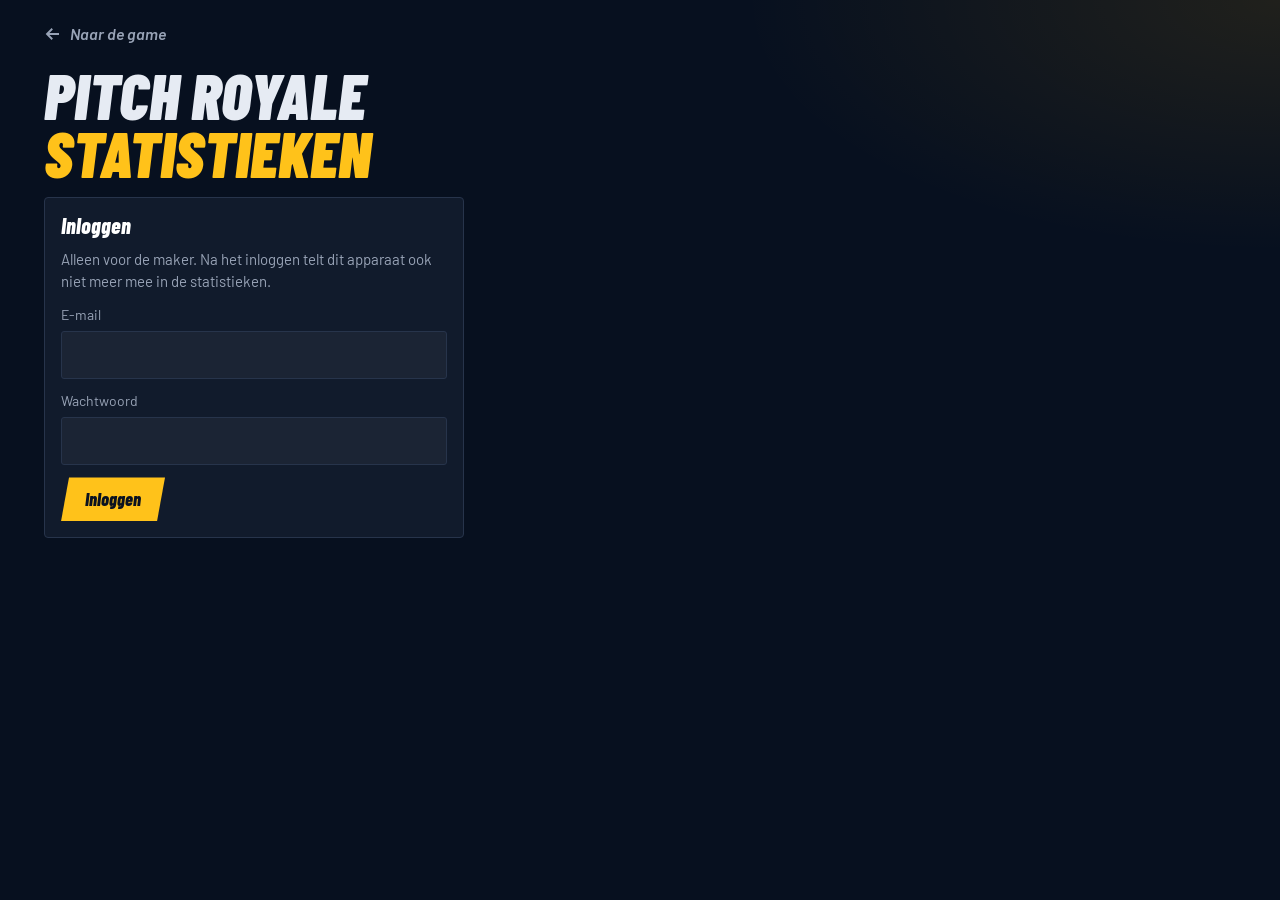
<file: stats.html>
<!DOCTYPE html>
<html lang="nl">
<head>
    <meta charset="UTF-8">
    <meta name="viewport" content="width=device-width, initial-scale=1.0, viewport-fit=cover">
    <meta name="robots" content="noindex, nofollow">
    <meta name="theme-color" content="#07101f">
    <title>Pitch Royale statistieken</title>
    <link rel="icon" href="favicon.svg" type="image/svg+xml">
    <link rel="apple-touch-icon" href="apple-touch-icon.png">
    <link rel="preconnect" href="https://fonts.googleapis.com">
    <link rel="preconnect" href="https://fonts.gstatic.com" crossorigin>
    <link href="https://fonts.googleapis.com/css2?family=Barlow:ital,wght@0,400;0,500;0,600;1,500;1,600&family=Barlow+Condensed:ital,wght@0,700;1,800;1,900&display=swap" rel="stylesheet">
    <link rel="stylesheet" href="stats.css?v=3">
</head>
<body>
    <!-- Only for the owner: the data can only be read after logging in
         (row level security in stats.sql). Logging in here also stops this
         device from being counted (game.stats.js). -->
    <header class="st-top">
        <a class="st-back" href="./">
            <svg viewBox="0 0 24 24" aria-hidden="true"><path d="M20 12H5M11 5l-7 7 7 7" fill="none" stroke="currentColor" stroke-width="2.5"/></svg>
            Naar de game
        </a>
        <h1 class="st-title"><span>Pitch Royale</span> <span class="st-title-gold">Statistieken</span></h1>
        <div class="st-actions" id="st-actions" hidden>
            <div class="st-seg" id="st-period" role="radiogroup" aria-label="Periode">
                <button type="button" role="radio" data-days="7">7 dagen</button>
                <button type="button" role="radio" data-days="30">30 dagen</button>
                <button type="button" role="radio" data-days="90">90 dagen</button>
                <button type="button" role="radio" data-days="0">Alles</button>
            </div>
            <button class="st-btn st-btn--line" id="st-refresh" type="button">Vernieuwen</button>
            <button class="st-btn st-btn--line" id="st-logout" type="button">Uitloggen</button>
        </div>
    </header>

    <main class="st-main">
        <!-- the config is still empty -->
        <section class="st-card st-setup" id="st-setup" hidden>
            <h2>Statistieken staan nog uit</h2>
            <p>Maak eerst een gratis Supabase-project en vul de projectlink en de anon key in <code>stats.config.js</code> in. De stappen staan in <code>STATISTIEKEN.md</code>.</p>
        </section>

        <section class="st-card st-login" id="st-login" hidden>
            <h2>Inloggen</h2>
            <p class="st-muted">Alleen voor de maker. Na het inloggen telt dit apparaat ook niet meer mee in de statistieken.</p>
            <form id="st-login-form">
                <label class="st-field">
                    <span>E-mail</span>
                    <input id="st-email" type="email" autocomplete="username" required>
                </label>
                <label class="st-field">
                    <span>Wachtwoord</span>
                    <input id="st-password" type="password" autocomplete="current-password" required>
                </label>
                <p class="st-error" id="st-login-error" role="alert" hidden></p>
                <button class="st-btn" type="submit" id="st-login-go">Inloggen</button>
            </form>
        </section>

        <p class="st-status" id="st-status" role="status" hidden></p>

        <!-- filled by stats.js -->
        <div class="st-dash" id="st-dash" hidden></div>
    </main>

    <div class="st-tip" id="st-tip" role="tooltip" hidden></div>

    <script src="stats.config.js?v=2"></script>
    <script src="stats.js?v=3"></script>
</body>
</html>
</file>
<file: stats.css>
/* =====================================================
   PITCH ROYALE — statistics page (stats.html)
   The night blue of the game: slate cards, gold for the
   numbers that matter, bold italic condensed headings.
   Mobile first: one column, more columns as it widens.
   ===================================================== */
:root {
    --bg:     #07101f;
    --card:   #111b2c;
    --slate:  #1b2434;
    --edge:   #27344b;
    --text:   #e6ebf3;
    --dim:    #98a3b6;
    --gold:   #ffc21a;
    --ink:    #0b1220;
    --red:    #d91e36;
    --blue:   #1f5dff;
    --good:   #3ccf7a;
    --bad:    #ff6b6b;
    --font-cond: 'Barlow Condensed', 'Arial Narrow', Arial, sans-serif;
    --font-text: 'Barlow', system-ui, -apple-system, 'Segoe UI', Arial, sans-serif;
    --pad: 16px;
}

*, *::before, *::after { box-sizing: border-box; }
[hidden] { display: none !important; }
html { -webkit-text-size-adjust: 100%; text-size-adjust: 100%; overflow-x: clip; }
body {
    min-height: 100vh;
    margin: 0;
    overflow-x: clip;
    background:
        radial-gradient(60% 40% at 100% 0%, rgba(255, 176, 0, .1), transparent 70%),
        var(--bg);
    color: var(--text);
    font: 400 15px/1.45 var(--font-text);
    -webkit-font-smoothing: antialiased;
}
button, input { font: inherit; color: inherit; }
button { cursor: pointer; }
:focus-visible { outline: 3px solid #fff; outline-offset: 3px; }
code { padding: 1px 5px; border-radius: 3px; background: var(--slate); font-size: .92em; }

/* ---------- top ---------- */
.st-top {
    display: grid;
    gap: 12px;
    max-width: 1240px;
    margin: 0 auto;
    padding: calc(14px + env(safe-area-inset-top, 0px)) var(--pad) 8px;
}
.st-back {
    display: inline-flex;
    align-items: center;
    gap: 8px;
    justify-self: start;
    min-height: 40px;
    color: var(--dim);
    font: italic 600 16px/1 var(--font-text);
    text-decoration: none;
}
.st-back svg { width: 18px; height: 18px; }
.st-title {
    margin: 0;
    font: italic 900 clamp(34px, 9vw, 64px)/.9 var(--font-cond);
    text-transform: uppercase;
}
.st-title span { display: block; }
.st-title-gold { color: var(--gold); }
.st-actions { display: flex; flex-wrap: wrap; align-items: center; gap: 8px; }

.st-seg { display: inline-flex; overflow: hidden; border: 1px solid var(--edge); border-radius: 3px; background: var(--slate); }
.st-seg button {
    min-height: 40px;
    padding: 0 12px;
    border: 0;
    background: none;
    color: var(--dim);
    font: italic 800 16px/1 var(--font-cond);
}
.st-seg button + button { border-left: 1px solid var(--edge); }
.st-seg button[aria-checked="true"] { background: var(--gold); color: var(--ink); }

.st-btn {
    min-height: 44px;
    padding: 0 24px;
    border: 0;
    clip-path: polygon(8px 0, 100% 0, calc(100% - 8px) 100%, 0 100%);
    background: var(--gold);
    color: var(--ink);
    font: italic 800 18px/1 var(--font-cond);
}
.st-btn--line { min-height: 40px; padding: 0 18px; background: var(--slate); color: #fff; box-shadow: inset 0 0 0 1px var(--edge); font-size: 16px; }
.st-btn:disabled { opacity: .6; cursor: default; }

/* ---------- layout ---------- */
.st-main {
    display: grid;
    gap: 14px;
    max-width: 1240px;
    margin: 0 auto;
    padding: 8px var(--pad) calc(32px + env(safe-area-inset-bottom, 0px));
}
.st-dash { display: grid; gap: 14px; }
.st-grid { display: grid; grid-template-columns: minmax(0, 1fr); align-items: start; gap: 14px; }
.st-card {
    min-width: 0;
    padding: 16px;
    border: 1px solid var(--edge);
    border-radius: 4px;
    background: var(--card);
}
.st-card h2,
.st-section-title {
    margin: 0 0 12px;
    color: #fff;
    font: italic 800 22px/1.05 var(--font-cond);
}
.st-section-title { margin: 14px 0 0; color: var(--gold); font-size: 30px; font-weight: 900; text-transform: uppercase; }
.st-muted { margin: 0 0 12px; color: var(--dim); }
.st-status { margin: 0; color: var(--dim); }
.st-note { margin: 10px 0 0; color: var(--dim); font-size: 13px; }

/* ---------- login ---------- */
.st-login { max-width: 420px; }
.st-login form { display: grid; gap: 12px; }
.st-field { display: grid; gap: 6px; color: var(--dim); font-size: 14px; }
.st-field input {
    height: 48px;
    padding: 0 12px;
    border: 1px solid var(--edge);
    border-radius: 3px;
    background: var(--slate);
    color: #fff;
    font-size: 17px;
}
.st-field input:focus-visible { outline: 0; border-color: var(--gold); box-shadow: 0 0 0 1px var(--gold); }
.st-error { margin: 0; color: var(--bad); }
.st-login .st-btn { justify-self: start; }

/* ---------- the headline numbers ---------- */
.st-kpis { display: grid; grid-template-columns: repeat(2, minmax(0, 1fr)); gap: 10px; }
.st-kpi {
    display: grid;
    align-content: start;
    gap: 4px;
    min-width: 0;
    padding: 14px;
    border: 1px solid var(--edge);
    border-radius: 4px;
    background: var(--card);
}
.st-kpi__value { color: #fff; font: italic 900 clamp(30px, 9vw, 46px)/1 var(--font-cond); font-variant-numeric: tabular-nums; }
.st-kpi__label { color: var(--dim); font-size: 13px; }
.st-kpi__sub { color: var(--dim); font-size: 12px; }
.st-kpi--gold .st-kpi__value { color: var(--gold); }

/* ---------- bars: one per row, the value as text beside it ---------- */
.st-bars { display: grid; gap: 8px; margin: 0; padding: 0; list-style: none; }
.st-bar {
    display: grid;
    grid-template-columns: minmax(0, 9.5em) minmax(0, 1fr) auto;
    align-items: center;
    gap: 10px;
    font-size: 14px;
}
.st-bar__label { overflow: hidden; color: var(--text); text-overflow: ellipsis; white-space: nowrap; }
.st-bar__track { height: 12px; }
.st-bar__fill { display: block; height: 100%; min-width: 2px; border-radius: 0 4px 4px 0; background: var(--gold); }
.st-bar__value { color: var(--text); font-variant-numeric: tabular-nums; text-align: right; }
.st-bar__value small { color: var(--dim); }
.st-empty { margin: 0; color: var(--dim); }

/* ---------- the daily chart ---------- */
.st-chart { position: relative; }
.st-chart svg { display: block; width: 100%; height: auto; overflow: visible; }
.st-chart .axis { fill: var(--dim); font: 400 11px var(--font-text); }
.st-chart .grid { stroke: var(--edge); stroke-width: 1; }
.st-chart .base { stroke: #3a4862; stroke-width: 1; }
.st-chart .bar { fill: var(--gold); }
.st-chart .hit { fill: transparent; }
.st-chart .hit:hover + .bar,
.st-chart .bar.is-hover { fill: #fff; }
details.st-table-view { margin-top: 10px; }
details.st-table-view summary { color: var(--dim); font-size: 13px; cursor: pointer; }

/* ---------- tables ---------- */
.st-table-wrap { overflow-x: auto; margin: 0 -16px; padding: 0 16px; }
.st-table { width: 100%; border-collapse: collapse; font-size: 14px; }
.st-table th {
    padding: 0 10px 8px 0;
    color: var(--dim);
    font-size: 12px;
    font-weight: 500;
    text-align: left;
    white-space: nowrap;
}
.st-table td { padding: 8px 10px 8px 0; border-top: 1px solid var(--edge); vertical-align: top; white-space: nowrap; }
.st-table td.wrap { white-space: normal; min-width: 10em; }
.st-table .num { text-align: right; font-variant-numeric: tabular-nums; }
.st-table .score { font: italic 800 17px/1 var(--font-cond); color: #fff; white-space: nowrap; }
.st-tag {
    display: inline-block;
    padding: 2px 6px;
    border-radius: 3px;
    background: var(--slate);
    color: var(--dim);
    font-size: 12px;
}
.st-tag--good { color: var(--good); }
.st-tag--bad  { color: var(--bad); }
.st-tag--gold { background: var(--gold); color: var(--ink); }
.st-more { margin: 10px 0 0; color: var(--dim); font-size: 13px; }

/* the line that says this device is left out */
.st-owner { display: flex; flex-wrap: wrap; align-items: center; gap: 8px 14px; color: var(--dim); font-size: 13px; }
.st-link { padding: 0; border: 0; background: none; color: var(--gold); font-size: 13px; text-decoration: underline; text-underline-offset: 2px; }

/* hover label for the chart */
.st-tip {
    position: fixed;
    z-index: 10;
    padding: 6px 9px;
    border: 1px solid var(--edge);
    border-radius: 3px;
    background: #050b16;
    color: #fff;
    font-size: 13px;
    pointer-events: none;
    white-space: nowrap;
}

@media (min-width: 600px) {
    :root { --pad: 24px; }
    .st-card--wide .st-bar { grid-template-columns: minmax(0, 22em) minmax(0, 1fr) auto; }
    .st-kpis { grid-template-columns: repeat(3, minmax(0, 1fr)); }
    .st-grid--2 { grid-template-columns: repeat(2, minmax(0, 1fr)); }
}
@media (min-width: 900px) {
    .st-top { grid-template-columns: minmax(0, 1fr) auto; align-items: end; }
    .st-back { grid-column: 1 / -1; }
    .st-kpis { grid-template-columns: repeat(5, minmax(0, 1fr)); }
    .st-grid--4 { grid-template-columns: repeat(4, minmax(0, 1fr)); }
    .st-grid--3 { grid-template-columns: repeat(3, minmax(0, 1fr)); }
}
@media (min-width: 600px) and (max-width: 899px) {
    .st-grid--4, .st-grid--3 { grid-template-columns: repeat(2, minmax(0, 1fr)); }
}
@media (hover: hover) {
    .st-back:hover { color: var(--gold); }
    .st-btn:hover:not(:disabled) { background: #fff; color: var(--ink); }
    .st-btn--line:hover:not(:disabled) { background: #26324a; color: #fff; box-shadow: inset 0 0 0 1px var(--gold); }
    .st-seg button:not([aria-checked="true"]):hover { color: var(--gold); }
}
</file>
